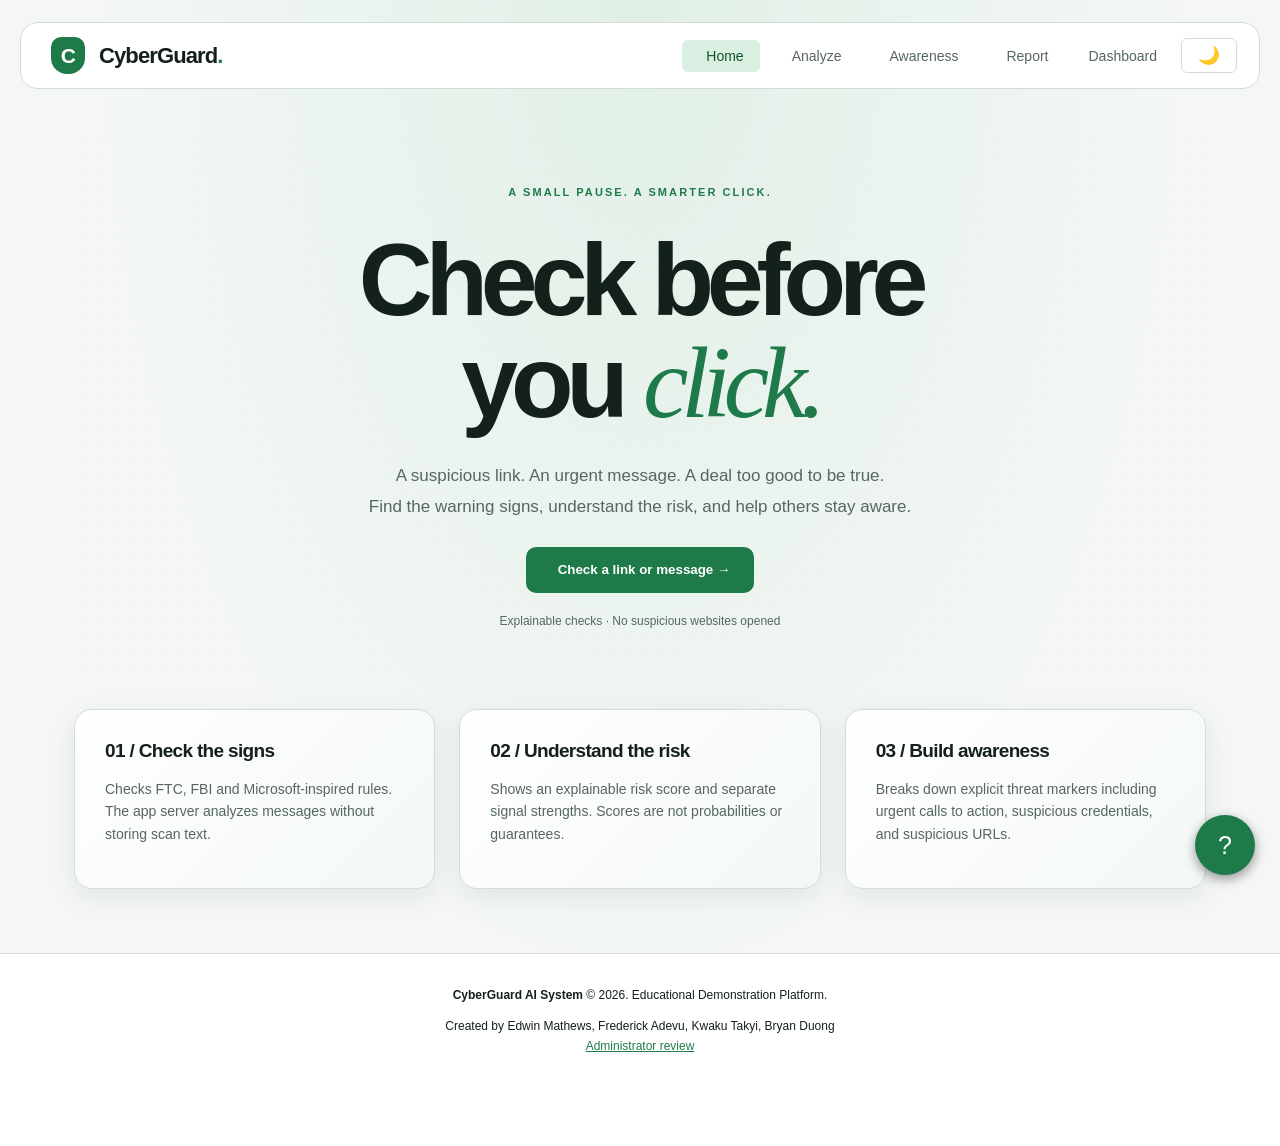
<file: index.html>
<!DOCTYPE html>
<html lang="en">
<head>
    <meta charset="UTF-8">
    <meta name="viewport" content="width=device-width, initial-scale=1.0">
    <title>CyberGuard • Check before you click</title>

    <link rel="stylesheet" href="sancer.css">
     <script src="theme.js"></script> <!-- ADD THIS LINE -->

</head>
<body>
<a class="skip-link" href="#main">Skip to content</a>

    <!-- TOP NAVIGATION BAR -->
    <header class="top-nav">
        <div class="logo">
            <i class="fa-solid fa-shield-halved"></i>
            <span class="brand-mark">C</span><span>CyberGuard<span class="brand-dot">.</span></span>
        </div>
        <nav class="nav-links">
            <button class="nav-item active" data-tab="homepage"><i class="fa-solid fa-house"></i> Home</button>
            <button class="nav-item" data-tab="analyze"><i class="fa-solid fa-magnifying-glass"></i> Analyze</button>
            <button class="nav-item" data-tab="awareness"><i class="fa-solid fa-book-open"></i> Awareness</button>
            <button class="nav-item" data-tab="report"><i class="fa-solid fa-flag"></i> Report</button>
            <button class="nav-item" data-tab="dashboard"><i class="material-icons">dashboard</i> Dashboard</button>
            
            <button type="button" id="themeToggle" class="nav-item theme-toggle" aria-label="Switch theme">🌙</button> 
        </nav>
    </header>
  
    <!-- MAIN DASHBOARD CONTENT AREA -->
    <main id="main" class="container">

        <!-- 1. HOMEPAGE TAB -->
        <section id="homepage" class="tab-content active">
            <div class="hero"><span class="eyebrow">A SMALL PAUSE. A SMARTER CLICK.</span>
                <h1>Check before<br>you <em>click.</em></h1>
                <p>A suspicious link. An urgent message. A deal too good to be true.<br>Find the warning signs, understand the risk, and help others stay aware.</p>
                <button class="btn-primary" data-action="switch-tab" data-tab-target="analyze">
                    <i class="fa-solid fa-rocket"></i> Check a link or message →
                </button><p class="hero-note">Explainable checks · No suspicious websites opened</p>
            </div>

            <div class="grid-3">
                <div class="card feature-card">
                    <i class="fa-solid fa-microchip feature-icon"></i>
                    <h3>01 / Check the signs</h3>
                    <p>Checks FTC, FBI and Microsoft-inspired rules. The app server analyzes messages without storing scan text.</p>
                </div>
                <div class="card feature-card">
                    <i class="fa-solid fa-bolt feature-icon"></i>
                    <h3>02 / Understand the risk</h3>
                    <p>Shows an explainable risk score and separate signal strengths. Scores are not probabilities or guarantees.</p>
                </div>
                <div class="card feature-card">
                    <i class="fa-solid fa-user-shield feature-icon"></i>
                    <h3>03 / Build awareness</h3>
                    <p>Breaks down explicit threat markers including urgent calls to action, suspicious credentials, and suspicious URLs.</p>
                </div>
            </div>
        </section>


        <!-- 2. ANALYZE TAB -->
        <section id="analyze" class="tab-content">
            <div class="scanner-wrapper">
                <div class="card scanner-input">
                    <span class="eyebrow">LINK & MESSAGE CHECKER</span><h2>Something feel off?</h2>
                    <p class="subtitle">Paste a message or URL. Links are inspected without visiting the site; no result guarantees safety.</p>
                    
                    <div class="sample-pills">
                        <span>Load Sample:</span>
                        <button class="pill" data-action="load-sample" data-sample="phishing_netflix">Netflix Phishing</button>
                        <button class="pill" data-action="load-sample" data-sample="phishing_bank">Bank Urgent SMS</button>
                        <button class="pill" data-action="load-sample" data-sample="scam_lottery">Lottery Scam</button>
                        <button class="pill" data-action="load-sample" data-sample="legit_email">Legitimate Email</button>
                        <button class="pill" data-action="load-sample" data-sample="scam_task">Task Scam</button>
                        <button class="pill" data-action="load-sample" data-sample="scam_bec">Payment Redirect</button>
                        <button class="pill" data-action="load-sample" data-sample="scam_captcha">Fake CAPTCHA</button>
                        <button class="pill" data-action="load-sample" data-sample="url_phishing">Deceptive Link</button>
                        <button class="pill" data-action="load-sample" data-sample="url_download">Dangerous Download</button>
                    </div>

                    <form id="detectionForm">
                        <label for="scanMode">What would you like to check?</label>
                        <select id="scanMode" name="scan_mode">
                            <option value="message">Message and any links inside it</option>
                            <option value="url">Links / URLs only (up to 20)</option>
                        </select>
                        <label class="sr-only" for="messageInput">Link or message to analyze</label><textarea id="messageInput" placeholder="Paste a message, https://example.com, or one URL per line..." required></textarea>
                        <div class="button-row">
                            <button type="submit" class="btn-primary" id="submitBtn">
                                <i class="fa-solid fa-paper-plane"></i> Analyze
                            </button>
                            <button type="button" class="btn-secondary" id="clearBtn">
                                <i class="fa-solid fa-rotate-left"></i> Clear Text
                            </button>
                        </div>
                    </form>
                </div>

                <!-- SCAN RESULTS DISPLAY -->
                <div id="resultCard" class="card scanner-results hidden" aria-live="polite">
                    <h3>Your risk breakdown</h3><button type="button" class="btn-secondary" id="reportAnalysis">Report this content →</button>
                    
                    <div class="score-container">
                        <div class="score-circle" id="scoreCircle">
                            <span id="riskScore">0</span>
                            <small>/100</small>
                        </div>
                        <div class="score-details">
                            <h4 id="classificationLabel">UNKNOWN</h4>
                            <p id="classificationDesc">Analysis complete.</p>
                        </div>
                    </div>

                    <div class="probabilities">
                        <label>Phishing signals: <span id="phishingProb">0/100</span></label>
                        <div class="progress-bar"><div class="fill danger" id="phishingBar"></div></div>

                        <label>Scam signals: <span id="scamProb">0/100</span></label>
                        <div class="progress-bar"><div class="fill warning" id="scamBar"></div></div>

                        <label>Malware-lure signals: <span id="legitProb">0/100</span></label>
                        <div class="progress-bar"><div class="fill danger" id="legitBar"></div></div>
                    </div>

                    <section id="urlResults" class="url-results hidden" aria-label="Individual URL checks">
                        <h4>Link-by-link results</h4>
                        <p class="subtitle">Links below are displayed as inactive text. Sites and downloads were not opened.</p>
                        <div id="urlResultsList"></div>
                    </section>
                    <div class="threat-tags">
                        <h4>Identified Flags:</h4>
                        <div id="flagContainer" class="flags"></div>
                        <p id="detectorDetails" class="subtitle"></p>
                        <details><summary>Sources behind these indicators</summary><ul id="detectorSources"></ul></details>
                    </div>
                </div>

                <!-- SCAN HISTORY TABLE DISPLAYED AFTER SUBMIT -->
            </div>
        </section>

        <!-- 3. AWARENESS TAB -->
        <section id="awareness" class="tab-content">
            <div class="card">
                <h2>Security Awareness Guide</h2>
                <p>Learn how to identify social engineering red flags before interacting with malicious links.</p>
                
                <div class="grid-2 margin-top">
                    <div class="info-box">
                        <h3><i class="fa-solid fa-triangle-exclamation text-warning"></i> Phishing Red Flags</h3>
                        <ul>
                            <li>Sense of artificial urgency (e.g., "Account suspended within 24 hours").</li>
                            <li>Generic greetings ("Dear Customer" instead of your name).</li>
                            <li>Misspelled domain names in sender addresses or links.</li>
                        </ul>
                    </div>
                    <div class="info-box">
                        <h3><i class="fa-solid fa-sack-dollar text-safe"></i> Common Financial Scams</h3>
                        <ul>
                            <li>Unexpected prize, inheritance, or job offers requiring upfront fees.</li>
                            <li>Requests for non-standard payment methods (crypto, gift cards, wire transfer).</li>
                            <li>Impersonation of government officials or tech support agents.</li>
                        </ul>
                    </div>
                </div>
            </div>

            <!-- SCAN HISTORY TABLE IN AWARENESS TAB -->
        <div class="card margin-top"><span class="eyebrow">THE AWARENESS LIBRARY</span><h2>Recognize the pattern.</h2><p class="subtitle">Warning signs, realistic examples, and your next move. Educational examples are not live threats.</p><label for="awarenessSearch">Find a threat or warning sign</label><input id="awarenessSearch" class="form-control" type="search" placeholder="Try password, payment, download…"><p id="awarenessCount" role="status"></p><div id="awarenessTableContainerTab" class="table-scroll"></div><noscript>Enable JavaScript to browse the awareness table.</noscript></div>

        </section>

        <!-- 4. REPORT TAB -->
        <section id="report" class="tab-content">
            <div class="card">
                <h2>Report a Threat</h2>
                <p>Flag something suspicious in a few seconds. Your report is saved privately to this platform for review; it is not sent to an outside organization.</p>

                <div class="report-steps"><span>1 · Add the link</span><span>2 · Choose the concern</span><span>3 · Submit for review</span></div><form id="reportForm"><div class="form-group"><label for="reportUrl">Suspicious URL <small>(optional for message reports)</small></label><input id="reportUrl" class="form-control" maxlength="2048" placeholder="https://example.test/suspicious-page" autocomplete="off" spellcheck="false"><small>Remove personal tokens or account details before submitting. A redacted URL may not match the original link.</small></div>
                    <div class="form-group">
                        <label for="threatType">Threat Type</label>
                        <select id="threatType" class="form-control">
                            <option value="phishing">Phishing Email / SMS</option>
                            <option value="scam">Financial Scam</option>
                            <option value="malware">Malicious URL / Link</option>
                        </select>
                    </div>

                    <div class="form-group">
                        <label for="threatContent">What made you suspicious? <small>(optional when a URL is provided)</small></label>
                        <textarea id="threatContent" class="form-control" rows="5" maxlength="3000" placeholder="For example: The message asks me to verify my password."></textarea>
                    </div>
                    <p class="subtitle">Only include information you want stored for administrator review. Never include passwords, OTPs, or payment details.</p><button id="reportSubmit" type="submit" class="btn-primary">
                        Submit report →
                    </button>
                </form><p id="reportStatus" role="status" aria-live="polite"></p>
            </div>
        </section>

        <!-- 5. DASHBOARD TAB -->
        <section id="dashboard" class="tab-content">
            <h2>Your session at a glance</h2>
            <div class="grid-3 margin-top">
                <div class="card stat-card">
                    <h3 id="statTotalScans">0</h3>
                    <p><i class="material-icons">analytics</i> Checks this session</p>
                </div>
                <div class="card stat-card">
                    <h3 id="statHighRisk" class="text-danger">0</h3>
                    <p><i class="material-icons">gpp_bad</i> High-risk results</p>
                </div>
                <div class="card stat-card">
                    <h3 id="statLegit" class="text-safe">0</h3>
                    <p><i class="material-icons">verified_user</i> Low-Risk Scans (Unverified)</p>
                </div>
            </div>

            <div class="card margin-top" id="scanHistoryCard">
                <button type="button" class="btn-secondary" id="scanHistoryToggle" data-action="toggle-history" aria-expanded="false" aria-controls="scanHistoryPanel">
                    <i class="fa-solid fa-clock-rotate-left"></i> Scan History
                </button>
                <div id="scanHistoryPanel" class="hidden">
                    <div class="sh-bar">
                        <strong>Scan History &mdash; cyberguard_db</strong>
                        <span class="sh-actions">
                            <button type="button" class="btn-secondary" data-action="close-history">Close &times;</button>
                        </span>
                    </div>
                    <div id="scanHistoryBody" aria-live="polite"></div>
                </div>
            </div>

            <button class="btn-primary" data-action="reset-all">Reset session &amp; go home</button>
            <p id="resetStatus" role="status" aria-live="polite"></p>
        </section>

    </main>

    <!-- AI SECURITY ASSISTANT -->
    <div id="aiChatBox" class="ai-chat-box">
        <div class="ai-chat-header">
            <span><i class="fa-solid fa-robot"></i> Security Assistant</span>
            <button id="aiCloseBtn" class="ai-close-btn" type="button">×</button>
        </div>
        <div id="aiChatMessages" class="ai-chat-messages"></div>
        <div class="ai-chat-input-row">
            <input id="aiChatInput" type="text" placeholder="Ask about phishing, scams, or safe URLs..." />
            <button id="aiSendBtn" type="button" class="btn-primary">Send</button>
        </div>
    </div>

    <button aria-label="Open security assistant" id="aiToggleBtn" class="ai-toggle-btn" type="button">
        ?
    </button>

    <!-- FOOTER WITH REFERENCES AND COMMENTS -->
    <footer class="footer">
        <div class="footer-content">
            <p><strong>CyberGuard AI System</strong> &copy; 2026. Educational Demonstration Platform.</p>
            Created by Edwin Mathews, Frederick Adevu, Kwaku Takyi, Bryan Duong<br><a href="admin.html">Administrator review</a>
        </div>
    </footer>

    <!-- Security module must load BEFORE the main app logic -->
    <script src="inputSecurity.js"></script>
    <script src="phishingData.js"></script>
    <script src="detectionEngine.js"></script>
    <script src="urlInspector.js"></script>
    <script src="aiAssistant.js"></script>
    <script src="awareness.js"></script>
    <script src="scancers2.js"></script>

</body>
</html>
</file>
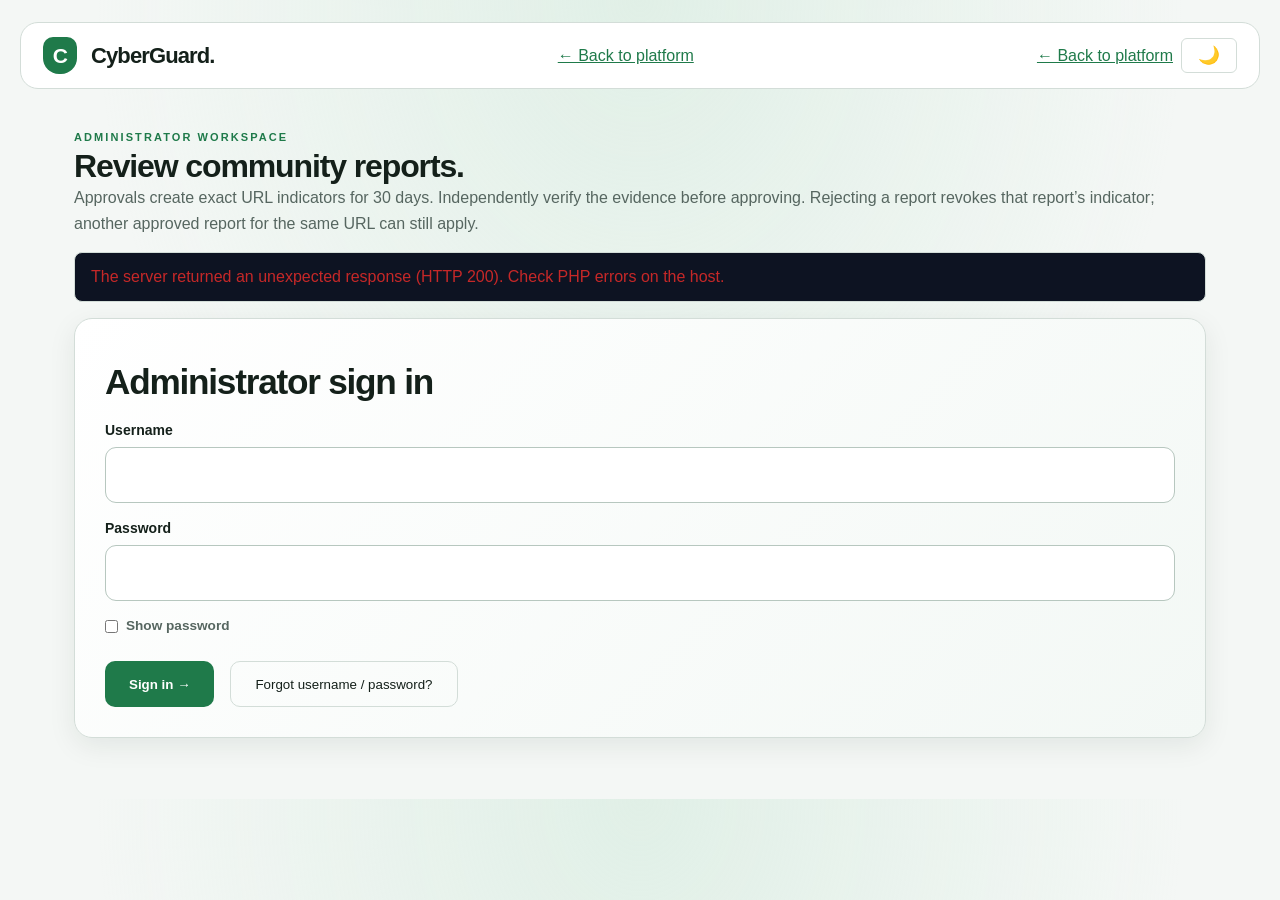
<file: admin.html>
<!doctype html>
<html lang="en">
<head>
<meta charset="utf-8">
<meta name="viewport" content="width=device-width, initial-scale=1">
<meta name="robots" content="noindex,nofollow">
<title>CyberGuard • Administrator</title>
<link rel="stylesheet" href="sancer.css">
<script src="theme.js"></script>
</head>
<body>
<header class="top-nav">
  <div class="logo"><span class="brand-mark">C</span>CyberGuard.</div><a href="index.html">← Back to platform</a>
   <div class="nav-links"><a href="index.html">← Back to platform</a><button type="button" id="themeToggle" class="nav-item theme-toggle" aria-label="Switch theme">🌙</button></div>
</header>
<main class="container admin-page">
<span class="eyebrow">ADMINISTRATOR WORKSPACE</span>
<h1>Review community reports.</h1>
<p class="subtitle">Approvals create exact URL indicators for 30 days. Independently verify the evidence before approving. Rejecting a report revokes that report’s indicator; another approved report for the same URL can still apply.</p>

<p id="adminStatus" class="admin-status" role="status" aria-live="polite"></p>

<section id="setupPanel" class="card hidden">
  <h2>First-time administrator setup</h2>
  <p id="setupIntro">Create your administrator credentials. Use a unique password with at least 12 characters. Setup locks itself after the account is created.</p>
  <div id="setupHint" class="admin-hint hidden"></div>
  <form id="adminSetup" autocomplete="off">
    <div id="setupKeyWrap" class="hidden">
      <label for="setupKey">One-time setup key (from admin_setup_key.php)</label>
      <input class="form-control" id="setupKey" type="password" autocomplete="off" maxlength="200">
    </div>
    <label for="setupUsername">Administrator username</label>
    <input class="form-control" id="setupUsername" autocomplete="username" value="admin" maxlength="100" required>
    <label for="setupPassword">Create password</label>
    <input class="form-control" id="setupPassword" type="password" autocomplete="new-password" minlength="12" maxlength="1024" required>
    <div class="strength" aria-hidden="true"><span id="setupStrengthBar"></span></div><small id="setupStrengthText" class="muted"></small>
    <label for="setupConfirm">Confirm password</label>
    <input class="form-control" id="setupConfirm" type="password" autocomplete="new-password" minlength="12" maxlength="1024" required>
    <label class="check"><input type="checkbox" data-toggle-password="setupPassword,setupConfirm"> Show passwords</label>
    <div class="margin-top"><button class="btn-primary">Create administrator →</button></div>
  </form>
</section>

<section id="loginPanel" class="card">
  <h2>Administrator sign in</h2>
  <form id="adminLogin">
    <label for="username">Username</label>
    <input class="form-control" id="username" autocomplete="username" required>
    <label for="password">Password</label>
    <input class="form-control" id="password" type="password" autocomplete="current-password" required>
    <label class="check"><input type="checkbox" data-toggle-password="password"> Show password</label>
    <div class="margin-top button-row"><button class="btn-primary">Sign in →</button><button id="showReset" type="button" class="btn-secondary">Forgot username / password?</button></div>
  </form>
</section>

<section id="resetPanel" class="card hidden">
  <h2>Recover administrator account</h2>
  <p>This replaces the administrator username and password without deleting reports. On InfinityFree, first create the one-time key file described in ADMIN-SETUP.md, then enter that key below. The key file is deleted automatically after a successful reset.</p>
  <form id="adminReset" autocomplete="off">
    <label for="recoveryKey">One-time recovery key (hosted websites)</label>
    <input class="form-control" id="recoveryKey" type="password" autocomplete="off" maxlength="200" placeholder="Required on InfinityFree">
    <label for="resetUsername">New administrator username</label>
    <input class="form-control" id="resetUsername" autocomplete="username" value="admin" maxlength="100" required>
    <label for="resetPassword">New password (at least 12 characters)</label>
    <input class="form-control" id="resetPassword" type="password" autocomplete="new-password" minlength="12" maxlength="1024" required>
    <label for="resetConfirm">Confirm new password</label>
    <input class="form-control" id="resetConfirm" type="password" autocomplete="new-password" minlength="12" maxlength="1024" required>
    <label class="check"><input type="checkbox" data-toggle-password="resetPassword,resetConfirm"> Show passwords</label>
    <div class="margin-top button-row"><button class="btn-primary">Reset administrator account</button><button id="cancelReset" type="button" class="btn-secondary">Cancel</button></div>
  </form>
</section>

<section id="reviewPanel" class="hidden">
  <div class="admin-stats" id="adminStats">
    <div class="card stat-card"><h3 id="statPending">0</h3><span>Pending</span></div>
    <div class="card stat-card"><h3 id="statApproved" class="text-safe">0</h3><span>Approved</span></div>
    <div class="card stat-card"><h3 id="statRejected" class="text-danger">0</h3><span>Rejected</span></div>
  </div>
  <div class="admin-toolbar">
    <div class="admin-tabs" role="tablist" aria-label="Filter reports">
      <button type="button" class="pill active" data-filter="pending" role="tab">Pending</button>
      <button type="button" class="pill" data-filter="approved" role="tab">Approved</button>
      <button type="button" class="pill" data-filter="rejected" role="tab">Rejected</button>
      <button type="button" class="pill" data-filter="all" role="tab">All</button>
    </div>
    <input id="reportSearch" class="form-control" type="search" placeholder="Search id, category or text…" aria-label="Search reports">
    <div class="button-row"><button id="refreshReports" class="btn-secondary" type="button">Refresh</button><button id="logout" class="btn-secondary" type="button">Sign out</button></div>
  </div>
  <p id="listSummary" class="subtitle"></p>
  <div id="reviewList"></div>
</section>
</main>
<script src="admin.js"></script>
</body>
</html>
</file>
<file: sancer.css>
/* ==========================================================================
   GLOBAL VARIABLES & BASE STYLES
   ========================================================================== */
:root {
  --bg: #0b0f19; --card-bg: #151c2e; --card-border: #232d45;
  --accent: #2563eb; --accent-hover: #1d4ed8; --safe: #10b981;
  --warning: #f59e0b; --danger: #ef4444; --text-main: #f3f4f6; --text-muted: #9ca3af;
}
* { box-sizing: border-box; margin: 0; padding: 0; }
body { font-family: -apple-system, BlinkMacSystemFont, "Segoe UI", Roboto, sans-serif; background: var(--bg); color: var(--text-main); line-height: 1.6; }
.material-icons { vertical-align: middle; font-size: 1.2rem; }
.top-nav { display:flex; justify-content:space-between; align-items:center; padding:1rem 2rem; background:#0d1322; border-bottom:1px solid var(--card-border); position:sticky; top:0; z-index:1000; }
.logo { display:flex; align-items:center; gap:.5rem; font-weight:700; font-size:1.25rem; color:var(--safe); }
.nav-links { display:flex; gap:.5rem; }
.nav-item { background:transparent; border:0; color:var(--text-muted); padding:.5rem 1rem; border-radius:6px; cursor:pointer; display:flex; align-items:center; gap:.5rem; font-size:.95rem; transition:all .2s ease; }
.nav-item:hover { background:var(--card-border); color:var(--text-main); }
.nav-item.active { background:var(--accent); color:#fff; }
.container { max-width:1100px; width:80%; margin:2rem auto; padding:0 1rem; min-height:calc(100vh - 200px); }
.tab-content { display:none; } .tab-content.active { display:block; }
.card { background:var(--card-bg); border:1px solid var(--card-border); border-radius:10px; padding:1.5rem; margin-bottom:1.5rem; }
.grid-2 { display:grid; grid-template-columns:repeat(auto-fit,minmax(300px,1fr)); gap:1.5rem; }
.grid-3 { display:grid; grid-template-columns:repeat(auto-fit,minmax(250px,1fr)); gap:1.5rem; }
.margin-top { margin-top:1.5rem; }
.hero { text-align:center; padding:3rem 1rem; background:linear-gradient(180deg,rgba(37,99,235,.1),rgba(11,15,25,0)); border-radius:12px; margin-bottom:2rem; }
.hero h1 { font-size:2.2rem; margin-bottom:.75rem; } .hero p { color:var(--text-muted); max-width:600px; margin:0 auto 1.5rem; }
.feature-icon { font-size:2rem; color:var(--accent); margin-bottom:.5rem; }
.btn-primary { background:var(--accent); color:#fff; border:0; padding:.75rem 1.5rem; border-radius:6px; font-weight:600; cursor:pointer; display:inline-flex; align-items:center; gap:.5rem; transition:background-color .2s; }
.btn-primary:hover { background:var(--accent-hover); }
.btn-primary:disabled { opacity:.55; cursor:not-allowed; }
.btn-secondary { background:transparent; color:var(--text-muted); border:1px solid var(--card-border); padding:.75rem 1.5rem; border-radius:6px; cursor:pointer; display:inline-flex; align-items:center; gap:.5rem; }
.btn-secondary:hover { background:var(--card-border); color:var(--text-main); }
.subtitle { color:var(--text-muted); margin-bottom:1rem; }
.sample-pills { display:flex; align-items:center; gap:.5rem; flex-wrap:wrap; margin-bottom:1rem; font-size:.85rem; color:var(--text-muted); }
.pill { background:var(--card-border); border:0; color:var(--text-main); padding:.3rem .75rem; border-radius:20px; cursor:pointer; font-size:.8rem; } .pill:hover { background:var(--accent); }
textarea#messageInput,.form-control { width:100%; background:#0d1322; border:1px solid var(--card-border); border-radius:8px; padding:1rem; color:var(--text-main); font-family:inherit; font-size:.95rem; resize:vertical; }
textarea#messageInput { height:160px; margin-bottom:1rem; } .button-row { display:flex; gap:1rem; } .hidden { display:none; }
.score-container { display:flex; align-items:center; gap:1.5rem; margin:1.5rem 0; }
.score-circle { width:90px; height:90px; border-radius:50%; border:4px solid var(--card-border); display:flex; flex-direction:column; justify-content:center; align-items:center; font-size:1.5rem; font-weight:700; }
.probabilities label { display:block; font-size:.85rem; margin-top:.75rem; } .progress-bar { width:100%; height:8px; background:#0d1322; border-radius:4px; overflow:hidden; margin-top:.25rem; }
.fill { height:100%; width:0%; transition:width .5s ease-out; } .fill.danger { background:var(--danger); } .fill.warning { background:var(--warning); } .fill.safe { background:var(--safe); }
.flags { display:flex; gap:.5rem; flex-wrap:wrap; margin-top:.5rem; } .badge { padding:.2rem .6rem; border-radius:4px; font-size:.75rem; font-weight:600; background:var(--card-border); }
.badge.danger { background:rgba(239,68,68,.2); color:var(--danger); } .badge.warning { background:rgba(245,158,11,.2); color:var(--warning); }
.stat-card { text-align:center; } .stat-card h3 { font-size:2.5rem; } .text-danger { color:var(--danger); } .text-warning { color:var(--warning); } .text-safe { color:var(--safe); }
.footer { background:#0d1322; border-top:1px solid var(--card-border); padding:2rem 1rem; text-align:center; font-size:.85rem; color:var(--text-muted); }
.references { margin:.5rem auto 0; font-size:.75rem; max-width:800px; }

/* ==========================================================================
   SECURITY ASSISTANT — DISTINCT QUESTION/ANSWER TYPOGRAPHY
   ========================================================================== */
.ai-toggle-btn { position:fixed; right:25px; bottom:25px; z-index:9999; width:60px; height:60px; border:0; border-radius:50%; background:var(--accent); color:#fff; font-size:1.4rem; cursor:pointer; box-shadow:0 4px 12px rgba(0,0,0,.4); display:flex; align-items:center; justify-content:center; transition:transform .2s,background .2s; }
.ai-toggle-btn:hover { background:var(--accent-hover); transform:scale(1.05); }
.ai-chat-box { position:fixed; right:25px; bottom:95px; z-index:9999; display:none; flex-direction:column; width:350px; height:450px; overflow:hidden; background:#151c2e; border:1px solid #34415d; border-radius:14px; box-shadow:0 8px 25px rgba(0,0,0,.5); }
.ai-chat-box.open { display:flex; }
.ai-chat-header { display:flex; justify-content:space-between; align-items:center; padding:1rem 1.1rem; background:#0d1322; border-bottom:1px solid var(--card-border); color:#fff; font-family:Georgia,"Times New Roman",serif; font-size:1.05rem; letter-spacing:.01em; }
.ai-chat-header i { color:var(--safe); margin-right:.4rem; }
.ai-close-btn { background:transparent; border:0; color:#aebbd0; font-size:1.7rem; line-height:1; cursor:pointer; padding:0 .15rem; }
.ai-close-btn:hover { color:#fff; }
.ai-chat-messages { flex:1; display:flex; flex-direction:column; gap:.85rem; padding:1rem; overflow-y:auto; background:linear-gradient(180deg,#151c2e,#11192b); }
.chat-message { max-width:90%; padding:.75rem .9rem; border-radius:12px; white-space:pre-wrap; overflow-wrap:anywhere; font-size:.94rem; line-height:1.65; letter-spacing:.01em; box-shadow:0 2px 5px rgba(0,0,0,.12); }
.chat-message.user { align-self:flex-end; margin-left:auto; background:linear-gradient(135deg,#2563eb,#3b82f6); color:#fff; font-family:Arial,Helvetica,sans-serif; font-weight:600; border-bottom-right-radius:3px; }
.chat-message.assistant { align-self:flex-start; background:#202b43; color:#e7edf7; font-family:Georgia,"Times New Roman",serif; border-left:3px solid var(--safe); border-bottom-left-radius:3px; }
.chat-message.assistant::first-line { font-weight:600; }
.ai-chat-input-row { display:flex; gap:.5rem; padding:.8rem; border-top:1px solid var(--card-border); background:#0d1322; }
.ai-chat-input-row input { flex:1; min-width:0; background:#151c2e; border:1px solid #34415d; border-radius:8px; padding:.7rem .8rem; color:#fff; font-family:Arial,Helvetica,sans-serif; font-size:.9rem; outline:0; }
.ai-chat-input-row input:focus { border-color:var(--accent); box-shadow:0 0 0 2px rgba(37,99,235,.2); }
.ai-chat-input-row input::placeholder { color:#8996aa; }
.ai-chat-input-row .btn-primary { padding:.7rem 1rem; font-family:Arial,Helvetica,sans-serif; }

@media (max-width:600px) {
  .container { width:100%; padding:10px; } h1 { font-size:24px; } button,input,select { box-sizing:border-box; }
  .nav-links { gap:0; flex-wrap:wrap; justify-content:flex-end; } .nav-item { padding:.45rem .55rem; font-size:.8rem; }
  .ai-chat-box { right:10px; bottom:80px; width:calc(100% - 20px); height:400px; } .ai-toggle-btn { right:15px; bottom:15px; width:55px; height:55px; }
}

/* ===== Scan history table (rendered by scan.php; replaces former inline styles) ===== */
.awareness-table-card { margin-top: 15px; padding: 15px; border-radius: 8px; box-shadow: 0 2px 4px rgba(0,0,0,0.05); }
.history-title { margin-top: 0; color: #333; }
.history-scroll { overflow-x: auto; }
.history-table { width: 100%; border-collapse: collapse; font-size: 0.9em; color: #333; }
.history-table th, .history-table td { padding: 8px; border: 1px solid #ddd; text-align: left; vertical-align: top; }
.history-table thead tr { background-color: #f8f9fa; }
.history-empty { text-align: center; color: #777; margin: 10px 0 0 0; }
.history-badge { display: inline-block; padding: 2px 6px; border-radius: 4px; font-weight: bold; font-size: 0.85em; }
.history-badge.high { background: #dc3545; color: #fff; }
.history-badge.suspicious { background: #ffc107; color: #333; }
.history-badge.safe { background: #28a745; color: #fff; }
.history-badge.user { background: #6c757d; color: #fff; }

#scanMode { display:block; width:100%; margin:8px 0 12px; padding:10px; background:var(--bg-card, #fff); color:inherit; border:1px solid #64748b; border-radius:6px; }
.url-results { margin-top:1.25rem; }
.url-check { border:1px solid #64748b; border-radius:8px; padding:1rem; margin:.75rem 0; overflow-wrap:anywhere; }
.url-check h5 { margin:0 0 .5rem; font-size:1rem; }
.url-check p, .url-check li { font-size:.9rem; }
.url-address { display:block; padding:.5rem; border-radius:4px; background:rgba(100,116,139,.15); overflow-wrap:anywhere; white-space:pre-wrap; }

/* CyberGuard / calm, readable, responsive visual system */
:root {--bg:#0b1011;--card-bg:#141c1d;--card-border:#2c3938;--accent:#b6eccb;--accent-hover:#d4f9e1;--safe:#a8e6c2;--text-main:#f1f4ed;--text-muted:#a7b5b1;--danger:#ff8b88;--warning:#f0ce83;}
body {background:radial-gradient(ellipse at 50% 0%,#23372c66,transparent 60%),var(--bg);font-size:16px;}
h1,h2,h3,h4,h5 {font-family:inherit;line-height:1.2;letter-spacing:-.035em;font-weight:600;}
h2{font-size:clamp(1.65rem,3vw,2.2rem);margin:12px 0 16px}h3{margin:0 0 15px}p{margin-bottom:12px}a{color:var(--accent)}
.top-nav{position:relative;max-width:1240px;margin:22px auto 0;padding:14px 22px;border:1px solid var(--card-border);border-radius:18px;background:#111918;gap:20px;flex-wrap:wrap;}
.logo{color:var(--text-main);letter-spacing:-.04em;font-size:22px}.brand-mark{display:grid;place-items:center;width:34px;height:37px;background:var(--accent);color:#143023;border-radius:10px 10px 16px 16px;font-size:21px;margin-right:6px}.brand-dot{color:var(--accent)}
.nav-item{font-size:14px}.nav-item.active{background:#2d4437;color:#d5f4df}.material-icons{display:none}
.container{width:100%;max-width:1180px;padding:0 24px;margin:40px auto;min-height:70vh}.hero{padding:55px 15px 45px;background:radial-gradient(circle,#91cba813 1px,transparent 1px);background-size:16px 16px;}
.eyebrow{display:block;font-size:11px;letter-spacing:.19em;color:var(--accent);font-weight:700}.hero h1{font-size:clamp(3.8rem,8vw,6.8rem);line-height:1;letter-spacing:-.07em;margin:27px 0}.hero em{font-family:Georgia,serif;font-weight:400;color:var(--accent)}.hero p{font-size:17px;line-height:1.8;max-width:650px}.hero .hero-note{font-size:12px;margin:18px auto 0;color:var(--text-muted)}
.card{border-radius:18px;padding:30px;background:linear-gradient(135deg,#1a2523,#121a1b);box-shadow:0 12px 40px #00000012}.feature-card{text-align:left;min-height:180px}.feature-card h3{font-size:19px}.feature-card p{font-size:14px;color:var(--text-muted)}.feature-icon{display:none}
.btn-primary{color:#112a1c;border-radius:10px;min-height:46px}.btn-secondary{color:var(--text-main);border-radius:10px;min-height:44px}.button-row{flex-wrap:wrap}.pill{border:1px solid #394a45;background:transparent;font-size:12px}.pill:hover{color:#112a1c}.sample-pills{margin:24px 0}
.form-group{margin:22px 0}label{display:block;margin:10px 0 7px;font-size:14px;font-weight:600}small{color:var(--text-muted)}.form-control,textarea#messageInput,#scanMode{background:#0d1515;border-color:#3b5048;border-radius:11px;color:var(--text-main);font:inherit}#messageInput{min-height:200px}#scanMode{padding:13px;width:100%;margin-bottom:14px}input.form-control{width:100%;padding:14px}textarea.form-control{min-height:130px}
:focus-visible{outline:3px solid #b6eccb;outline-offset:4px}.report-steps{display:flex;flex-wrap:wrap;gap:12px;margin:24px 0;color:var(--accent);font-size:13px}.report-steps span{padding:8px 14px;background:#254132;border-radius:99px}#reportStatus{margin-top:20px;color:var(--accent);overflow-wrap:anywhere}
.table-scroll{overflow-x:auto}.awareness-table{width:100%;border-collapse:collapse;min-width:700px;font-size:14px}.awareness-table caption{text-align:left;color:var(--text-muted);padding:10px 0 20px}.awareness-table th{text-align:left;font-size:11px;text-transform:uppercase;letter-spacing:.08em;color:var(--accent);padding:18px;background:#1f3028}.awareness-table td{padding:22px 18px;vertical-align:top;border-bottom:1px solid var(--card-border);line-height:1.65}.awareness-table tbody tr:hover{background:#1a2924}.awareness-table td:first-child{font-weight:600;min-width:165px}.awareness-table a{display:block;font-size:12px;margin-top:10px}#awarenessCount{font-size:12px;color:var(--text-muted);margin-top:10px}
.url-check{border:1px solid #354b43;background:#0f1916;border-radius:14px;padding:22px;margin:18px 0}.url-check h5{font-size:18px;margin-bottom:16px}.url-check p,.url-check li{font-size:14px;color:#becfc5}.url-check ul,.info-box ul{padding-left:20px}.url-address{display:block;white-space:normal;overflow-wrap:anywhere;color:#dbefb2;margin-bottom:14px}.url-check button{margin-top:16px}.score-circle{flex-shrink:0}.score-details{min-width:0}.score-container{flex-wrap:wrap}
.footer{background:transparent;font-size:12px;padding-bottom:90px}.ai-toggle-btn{color:#112a1c;font-size:25px}.ai-chat-box{max-width:calc(100vw - 32px)}.skip-link{position:absolute;top:-100px}.skip-link:focus{top:10px;left:10px;z-index:10000;background:#10291b;padding:12px}.sr-only{position:absolute;width:1px;height:1px;padding:0;margin:-1px;overflow:hidden;clip:rect(0,0,0,0);white-space:nowrap;border:0}
.review-card code{display:block;overflow-wrap:anywhere;white-space:pre-wrap;margin:15px 0}.review-card textarea{margin:12px 0}.review-status{padding:6px 12px;border-radius:8px;background:#293c31;color:var(--accent)}
@media(max-width:700px){.top-nav{margin:12px;gap:14px;padding:16px}.nav-links{width:100%;overflow-x:auto}.nav-item{padding:9px 12px;flex-shrink:0}.container{padding:0 16px;margin-top:24px}.hero{padding:35px 0}.hero p{font-size:15px}.card{padding:22px}.grid-2,.grid-3{grid-template-columns:1fr}.hero h1{font-size:4rem}.btn-primary,.btn-secondary{justify-content:center}.score-container{gap:16px}.ai-chat-box{right:16px}.info-box h3{font-size:20px}}
@media(prefers-reduced-motion:reduce){*{scroll-behavior:auto!important;transition:none!important}}

/* ===== Dashboard: Scan History panel (history.php) ===== */
#scanHistoryPanel { margin-top: 1rem; }
.sh-bar { display: flex; justify-content: space-between; align-items: center; gap: 1rem; flex-wrap: wrap; margin-bottom: .75rem; }
.sh-totals { color: var(--text-muted); margin-bottom: .75rem; }
.sh-note { color: var(--safe); margin-bottom: .75rem; }
.sh-section { margin-top: 1.25rem; }
.sh-title { margin-bottom: .5rem; }
.sh-count { color: var(--text-muted); font-weight: 400; }
.sh-scroll { overflow-x: auto; }
.sh-table { width: 100%; border-collapse: collapse; font-size: .9em; }
.sh-table th, .sh-table td { padding: 8px; border: 1px solid var(--card-border); text-align: left; vertical-align: top; }
.sh-table thead tr { background: rgba(255,255,255,.05); }
.sh-empty { color: var(--text-muted); padding: .75rem 0; }
.sh-actions { display: flex; gap: .5rem; flex-wrap: wrap; }
.sh-reco { margin: .75rem 0; padding: .75rem 1rem; border-left: 3px solid var(--safe); background: rgba(255,255,255,.04); border-radius: 6px; }

/* ---- Admin workspace ---- */
.admin-page .admin-status{min-height:1.4rem;margin:.5rem 0 1rem;padding:0;color:var(--text-muted)}
.admin-status[data-kind]:not([data-kind=""]){padding:.7rem 1rem;border-radius:8px;border:1px solid var(--card-border);background:#0d1322}
.admin-status[data-kind="success"]{border-color:var(--safe);color:var(--safe)}
.admin-status[data-kind="error"]{border-color:var(--danger);color:var(--danger)}
.admin-hint{background:#0d1322;border:1px dashed var(--card-border);border-radius:8px;padding:1rem;margin:1rem 0;line-height:1.7;overflow-wrap:anywhere}
.admin-page label{display:block;margin:.9rem 0 .35rem}
.admin-page label.check{display:flex;gap:.5rem;align-items:center;font-size:.85rem;color:var(--text-muted);cursor:pointer}
.muted{color:var(--text-muted);font-size:.85rem}
.strength{height:6px;border-radius:4px;background:#0d1322;margin-top:.5rem;overflow:hidden}
.strength span{display:block;height:100%;width:0;background:var(--danger);transition:width .2s}
.strength span[data-level="2"]{background:var(--warning)}.strength span[data-level="3"],.strength span[data-level="4"]{background:var(--safe)}
.admin-stats{display:grid;grid-template-columns:repeat(3,1fr);gap:1rem}
.admin-stats .card{margin-bottom:0}.admin-stats .stat-card h3{font-size:2rem}
.admin-toolbar{display:flex;flex-wrap:wrap;gap:.8rem;align-items:center;margin:1.2rem 0 .5rem}
.admin-toolbar .form-control{flex:1 1 220px;width:auto;padding:.6rem .9rem}
.admin-tabs{display:flex;gap:.4rem;flex-wrap:wrap}
.admin-tabs .pill.active{background:var(--accent);color:#0b1011;font-weight:700}
.review-head{display:flex;justify-content:space-between;align-items:center;gap:1rem;flex-wrap:wrap}.review-head h2{margin:0}
.review-meta{margin:.4rem 0 .8rem}.review-desc{white-space:pre-wrap;overflow-wrap:anywhere}
.review-card code{display:block;margin:.6rem 0;padding:.6rem .8rem;background:#0d1322;border-radius:6px;overflow-wrap:anywhere}
.review-status{padding:.2rem .7rem;border-radius:20px;font-size:.75rem;font-weight:700;text-transform:uppercase;letter-spacing:.04em;background:var(--card-border)}
.review-status.status-pending{background:rgba(240,206,131,.18);color:var(--warning)}
.review-status.status-approved{background:rgba(168,230,194,.18);color:var(--safe)}
.review-status.status-rejected{background:rgba(255,139,136,.18);color:var(--danger)}
.char-count{display:block;text-align:right;margin-top:.2rem}
.admin-empty{text-align:center;color:var(--text-muted)}
@media(max-width:640px){.admin-stats{grid-template-columns:1fr}.admin-toolbar .button-row{width:100%}.button-row{flex-wrap:wrap}}


/* theme */
.theme-toggle{font-size:1.1rem;line-height:1;min-width:42px;justify-content:center;border:1px solid var(--card-border)}
.nav-links{align-items:center}
html[data-theme="light"]{color-scheme:light;--bg:#f4f7f5;--card-bg:#ffffff;--card-border:#d3ddd8;--accent:#1f7a4a;--accent-hover:#16613a;--safe:#17803f;--text-main:#14201a;--text-muted:#566660;--danger:#c62828;--warning:#a86a00}
html[data-theme="light"] body{background:radial-gradient(ellipse at 50% 0%,#cfe9da88,transparent 60%),var(--bg)}
html[data-theme="light"] .top-nav,html[data-theme="light"] .footer,html[data-theme="light"] .ai-chat-header,html[data-theme="light"] .ai-chat-input-row{background:#ffffff;color:var(--text-main)}
html[data-theme="light"] .nav-item.active{background:#d9efe2;color:#14532d}
html[data-theme="light"] .card{background:linear-gradient(135deg,#ffffff,#f3f8f5);box-shadow:0 8px 28px #0f2a1a14}
html[data-theme="light"] .btn-primary,html[data-theme="light"] .ai-toggle-btn,html[data-theme="light"] .brand-mark{color:#ffffff}
html[data-theme="light"] .pill{border-color:#b7c7bf;color:var(--text-main)}
html[data-theme="light"] .pill:hover,html[data-theme="light"] .admin-tabs .pill.active{color:#ffffff;background:var(--accent)}
html[data-theme="light"] .form-control,html[data-theme="light"] textarea#messageInput,html[data-theme="light"] #scanMode,html[data-theme="light"] .ai-chat-input-row input{background:#ffffff;border-color:#b7c7bf;color:var(--text-main)}
html[data-theme="light"] .progress-bar,html[data-theme="light"] .strength,html[data-theme="light"] .admin-hint,html[data-theme="light"] .review-card code{background:#eef4f0}
html[data-theme="light"] .report-steps span,html[data-theme="light"] .review-status{background:#d9efe2;color:#14532d}
html[data-theme="light"] .awareness-table th{background:#e3f1e9;color:#14532d}
html[data-theme="light"] .awareness-table tbody tr:hover{background:#f0f7f3}
html[data-theme="light"] .url-check{background:#f4f9f6;border-color:#c5d6cc}
html[data-theme="light"] .url-check p,html[data-theme="light"] .url-check li{color:#33433b}
html[data-theme="light"] .url-address{color:#14532d}
html[data-theme="light"] .ai-chat-box,html[data-theme="light"] .ai-chat-messages{background:#ffffff;border-color:#c5d6cc}
html[data-theme="light"] .chat-message.assistant{background:#eef4f0;color:#14201a}
</file>
